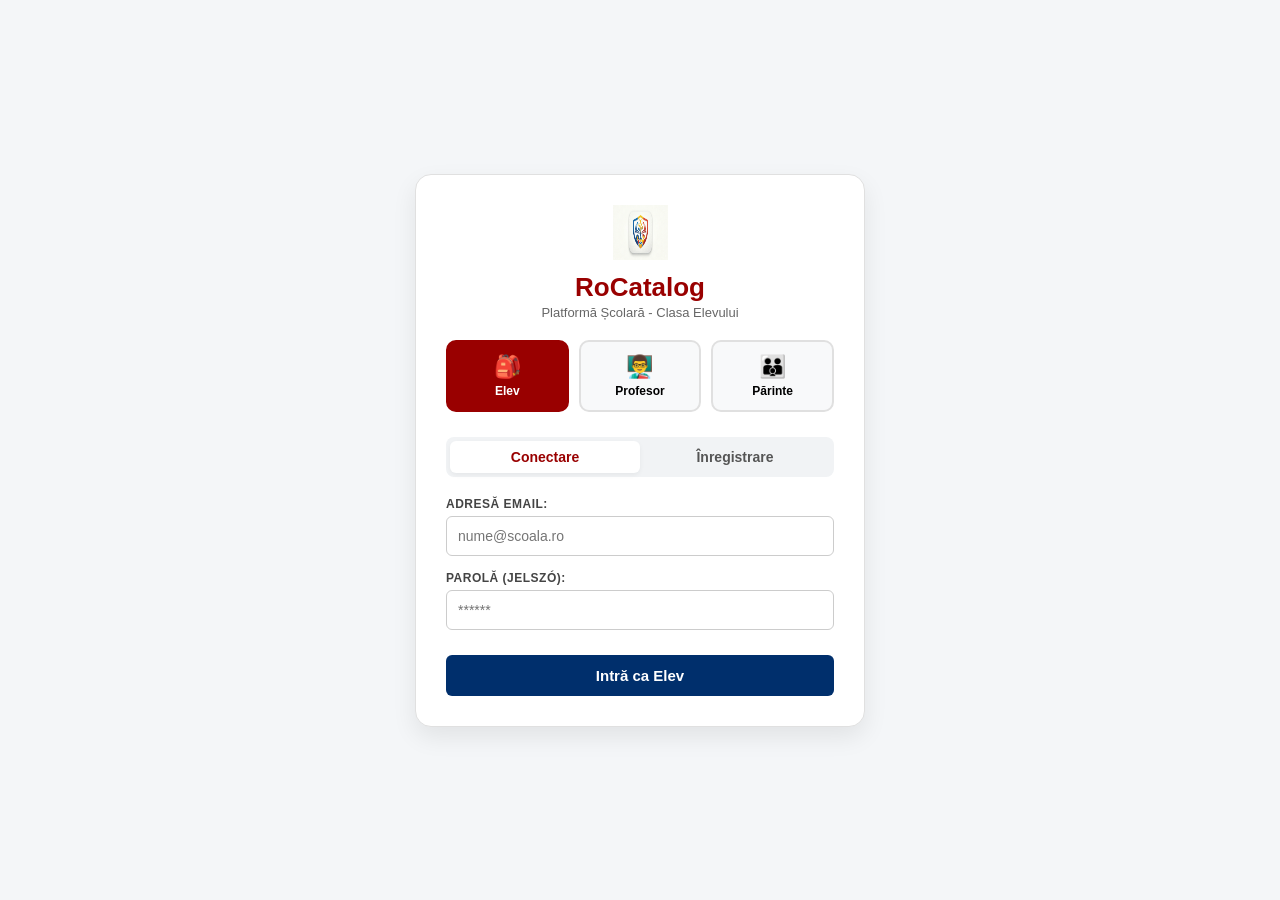
<file: index.html>
<!DOCTYPE html>
<html lang="ro">
<head>
    <link rel="manifest" href="manifest.json">
    <meta charset="UTF-8">
    <meta name="viewport" content="width=device-width, initial-scale=1.0">
    <title>RoCatalog - Autentificare</title>
    <link rel="icon" type="image/png" href="icon.png">
    <style>
        * { box-sizing: border-box; margin: 0; padding: 0; font-family: 'Segoe UI', Arial, sans-serif; }
        body { background: #f4f6f8; display: flex; justify-content: center; align-items: center; min-height: 100vh; padding: 20px; }
        
        .auth-container { background: white; padding: 30px; border-radius: 16px; box-shadow: 0 10px 25px rgba(0,0,0,0.08); width: 100%; max-width: 450px; border: 1px solid #e0e0e0; }
        
        .logo-title { text-align: center; margin-bottom: 20px; }
        .logo-title img { width: 55px; height: 55px; margin-bottom: 8px; }
        .logo-title h2 { color: #990000; font-size: 26px; font-weight: bold; }
        .logo-title p { color: #666; font-size: 13px; margin-top: 2px; }

        .role-selector-grid { display: grid; grid-template-columns: repeat(3, 1fr); gap: 10px; margin-bottom: 25px; }
        .role-card { background: #f8f9fa; border: 2px solid #e0e0e0; border-radius: 10px; padding: 12px 5px; text-align: center; cursor: pointer; transition: all 0.2s ease; }
        .role-card:hover { border-color: #990000; background: #fffcfc; }
        .role-card.active { border-color: #990000; background: #990000; color: white; }
        .role-icon { font-size: 22px; display: block; margin-bottom: 4px; }
        .role-text { font-size: 12px; font-weight: bold; display: block; }

        .tabs { display: flex; margin-bottom: 20px; background: #f1f3f5; border-radius: 8px; padding: 4px; }
        .tab-btn { flex: 1; padding: 8px; background: none; border: none; font-size: 14px; font-weight: bold; color: #555; cursor: pointer; border-radius: 6px; }
        .tab-btn.active { background: white; color: #990000; box-shadow: 0 2px 5px rgba(0,0,0,0.05); }

        .form-group { margin-bottom: 15px; }
        .form-group label { display: block; font-size: 12px; font-weight: bold; margin-bottom: 5px; color: #444; text-transform: uppercase; letter-spacing: 0.5px; }
        .form-group input, .form-group select { width: 100%; padding: 11px; border: 1px solid #ccc; border-radius: 6px; font-size: 14px; outline: none; }
        .form-group input:focus, .form-group select:focus { border-color: #990000; }
        
        .auth-btn { width: 100%; padding: 12px; background: #990000; color: white; border: none; border-radius: 6px; font-size: 15px; font-weight: bold; cursor: pointer; margin-top: 10px; }
        .auth-btn:hover { background: #7a0000; }

        .hidden { display: none; }
        
        .theme-elev .auth-btn { background: #002f6c; }
        .theme-profesor .auth-btn { background: #00796b; }
        .theme-parinte .auth-btn { background: #2e7d32; }

    </style>
</head>
<body class="theme-elev">

    <div class="auth-container">
        <div class="logo-title">
            <img src="icon.png" alt="Logo">
            <h2>RoCatalog</h2>
            <p id="platform-subtitle">Platformă Școlară - Clasa Elevului</p>
        </div>

        <div class="role-selector-grid">
            <div id="card-elev" class="role-card active" onclick="selectRole('elev')">
                <span class="role-icon">🎒</span>
                <span class="role-text">Elev</span>
            </div>
            <div id="card-profesor" class="role-card" onclick="selectRole('profesor')">
                <span class="role-icon">👨‍🏫</span>
                <span class="role-text">Profesor</span>
            </div>
            <div id="card-parinte" class="role-card" onclick="selectRole('parinte')">
                <span class="role-icon">👪</span>
                <span class="role-text">Părinte</span>
            </div>
        </div>

        <div class="tabs">
            <button id="btn-tab-login" class="tab-btn active" onclick="switchActionTab('login')">Conectare</button>
            <button id="btn-tab-register" class="tab-btn" onclick="switchActionTab('register')">Înregistrare</button>
        </div>

        <form id="login-form">
            <div class="form-group">
                <label>Adresă Email:</label>
                <input type="email" id="login-email" required placeholder="nume@scoala.ro">
            </div>
            <div class="form-group">
                <label>Parolă (Jelszó):</label>
                <input type="password" id="login-password" required placeholder="******">
            </div>
            <button type="submit" class="auth-btn" id="login-submit-btn">Intră ca Elev</button>
        </form>

        <form id="register-form" class="hidden">
            <div class="form-group">
                <label>Nume complet (Teljes név):</label>
                <input type="text" id="reg-name" required placeholder="Ex: Popescu Ionut">
            </div>
            <div class="form-group">
                <label>Adresă Email:</label>
                <input type="email" id="reg-email" required placeholder="nume@scoala.ro">
            </div>
            <div class="form-group">
                <label>Parolă (Jelszó):</label>
                <input type="password" id="reg-password" required placeholder="Minim 6 caractere">
            </div>

            <div class="form-group" id="group-clasa-select">
                <label>Alege Clasa (Osztály):</label>
                <select id="reg-extra-select">
                    <option value="V. A">V. A</option>
                    <option value="V. B">V. B</option>
                    <option value="V. C">V. C</option>
                    
                    <option value="VI. A">VI. A</option>
                    <option value="VI. B">VI. B</option>
                    <option value="VI. C">VI. C</option>
                    
                    <option value="VII. A">VII. A</option>
                    <option value="VII. B">VII. B</option>
                    <option value="VII. C">VII. C</option>
                    
                    <option value="VIII. A">VIII. A</option>
                    <option value="VIII. B">VIII. B</option>
                    <option value="VIII. C">VIII. C</option>
                    
                    <option value="IX. A">IX. A</option>
                    <option value="IX. B">IX. B</option>
                    <option value="IX. C">IX. C</option>
                    
                    <option value="X. A">X. A</option>
                    <option value="X. B">X. B</option>
                    <option value="X. C">X. C</option>
                    
                    <option value="XI. A">XI. A</option>
                    <option value="XI. B">XI. B</option>
                    <option value="XI. C">XI. C</option>
                    
                    <option value="XII. A">XII. A</option>
                    <option value="XII. B">XII. B</option>
                    <option value="XII. C">XII. C</option>
                </select>
            </div>

            <div class="form-group hidden" id="group-materie-select">
                <label>Materia predată (Tantárgyad):</label>
                <select id="reg-materie-select">
                    <option value="Informatica și TIC / PC">Informatica și TIC / PC</option>
                    <option value="Limba și literatura română">Limba și literatura română</option>
                    <option value="Matematică">Matematică</option>
                    <option value="Limba engleză">Limba engleză</option>
                    <option value="Fizică">Fizică</option>
                    <option value="Chimie">Chimie</option>
                    <option value="Biologie">Biologie</option>
                    <option value="Istorie">Istorie</option>
                    <option value="Geografie">Geografie</option>
                    <option value="Educație Fizică">Educație Fizică</option>
                </select>
            </div>

            <div class="form-group hidden" id="group-text-extra">
                <label id="text-extra-label">Cod Înregistrare Părinte:</label>
                <input type="text" id="reg-extra-text" placeholder="Ex: ROCAT-XXXX">
            </div>

            <div class="form-group" id="group-schoolname-input">
                <label>Numele Școlii (Iskola teljes neve):</label>
                <input type="text" id="reg-schoolname" required placeholder="Ex: Liceul Tehnologic Székely Károly">
            </div>

            <button type="submit" class="auth-btn" id="register-submit-btn">Creează cont Elev</button>
        </form>
    </div>

    <script>
        let currentRole = 'elev'; 
        let currentAction = 'login';

        function selectRole(role) {
            currentRole = role;
            document.getElementById('card-elev').classList.toggle('active', role === 'elev');
            document.getElementById('card-profesor').classList.toggle('active', role === 'profesor');
            document.getElementById('card-parinte').classList.toggle('active', role === 'parinte');
            document.body.className = "theme-" + role;

            document.getElementById('group-clasa-select').classList.toggle('hidden', role !== 'elev');
            document.getElementById('group-materie-select').classList.toggle('hidden', role !== 'profesor');
            document.getElementById('group-text-extra').classList.toggle('hidden', role !== 'parinte');
            
            document.getElementById('group-schoolname-input').classList.toggle('hidden', role === 'parinte');
            document.getElementById('reg-schoolname').required = (role !== 'parinte');

            if (role === 'elev') {
                document.getElementById('platform-subtitle').innerText = "Platformă Școlară - Clasa Elevului";
                document.getElementById('login-submit-btn').innerText = "Intră ca Elev";
                document.getElementById('register-submit-btn').innerText = "Creează cont Elev";
            } else if (role === 'profesor') {
                document.getElementById('platform-subtitle').innerText = "Catalog Electronic - Panou Profesor";
                document.getElementById('login-submit-btn').innerText = "Intră ca Profesor";
                document.getElementById('register-submit-btn').innerText = "Creează cont Profesor";
            } else if (role === 'parinte') {
                document.getElementById('platform-subtitle').innerText = "Monitorizare Elev - Cont Părinte";
                document.getElementById('login-submit-btn').innerText = "Intră ca Părinte";
                document.getElementById('register-submit-btn').innerText = "Creează cont Părinte";
            }
        }

        function switchActionTab(action) {
            currentAction = action;
            document.getElementById('login-form').classList.toggle('hidden', action !== 'login');
            document.getElementById('register-form').classList.toggle('hidden', action !== 'register');
            document.getElementById('btn-tab-login').classList.toggle('active', action === 'login');
            document.getElementById('btn-tab-register').classList.toggle('active', action === 'register');
        }

        document.getElementById('register-form').addEventListener('submit', function(e) {
            e.preventDefault();
            const name = document.getElementById('reg-name').value.trim();
            const email = document.getElementById('reg-email').value.trim();
            const password = document.getElementById('reg-password').value;
            
            let schoolName = document.getElementById('reg-schoolname').value.trim();
            let schoolCode = schoolName.toUpperCase().replace(/[^A-Z0-9]/g, "");
            
            let extraValue = "";
            let parentCode = "";

            if (currentRole === 'elev') {
                extraValue = document.getElementById('reg-extra-select').value;
                parentCode = "ROCAT-" + Math.floor(1000 + Math.random() * 9000);
            } else if (currentRole === 'profesor') {
                extraValue = document.getElementById('reg-materie-select').value; 
            } else if (currentRole === 'parinte') {
                extraValue = document.getElementById('reg-extra-text').value.trim();
            }

            if(localStorage.getItem(email)) { alert("Acest e-mail este deja înregistrat!"); return; }

            let newUser = { name, email, password, role: currentRole, extra: extraValue, schoolCode, schoolName, parentCode };

            if (currentRole === 'parinte') {
                let studentFound = null;
                for (let i = 0; i < localStorage.length; i++) {
                    let key = localStorage.key(i);
                    if (key.includes('@') && !key.includes('_')) {
                        let u = JSON.parse(localStorage.getItem(key));
                        if (u && u.role === 'elev' && u.parentCode === extraValue) { studentFound = u; break; }
                    }
                }
                if (!studentFound) { alert("Codul părintelui este invalid! Elevul nu a fost găsit."); return; }
                newUser.childEmail = studentFound.email;
                newUser.extra = studentFound.name; 
                newUser.schoolName = studentFound.schoolName; 
                newUser.schoolCode = studentFound.schoolCode;
            }

            localStorage.setItem(email, JSON.stringify(newUser));
            alert("Cont creat cu succes!");
            switchActionTab('login');
        });

        document.getElementById('login-form').addEventListener('submit', function(e) {
            e.preventDefault();
            const email = document.getElementById('login-email').value.trim();
            const password = document.getElementById('login-password').value;
            let user = JSON.parse(localStorage.getItem(email));
            
            if(!user || user.password !== password) { alert("Email vagy jelszó hibás!"); return; }
            if(user.role !== currentRole) { alert(`Contul este de tip [${user.role.toUpperCase()}].`); return; }

            sessionStorage.setItem('currentUser', email);
            window.location.href = 'dashboard.html';
        });
    </script>
</body>
</html>
</file>
